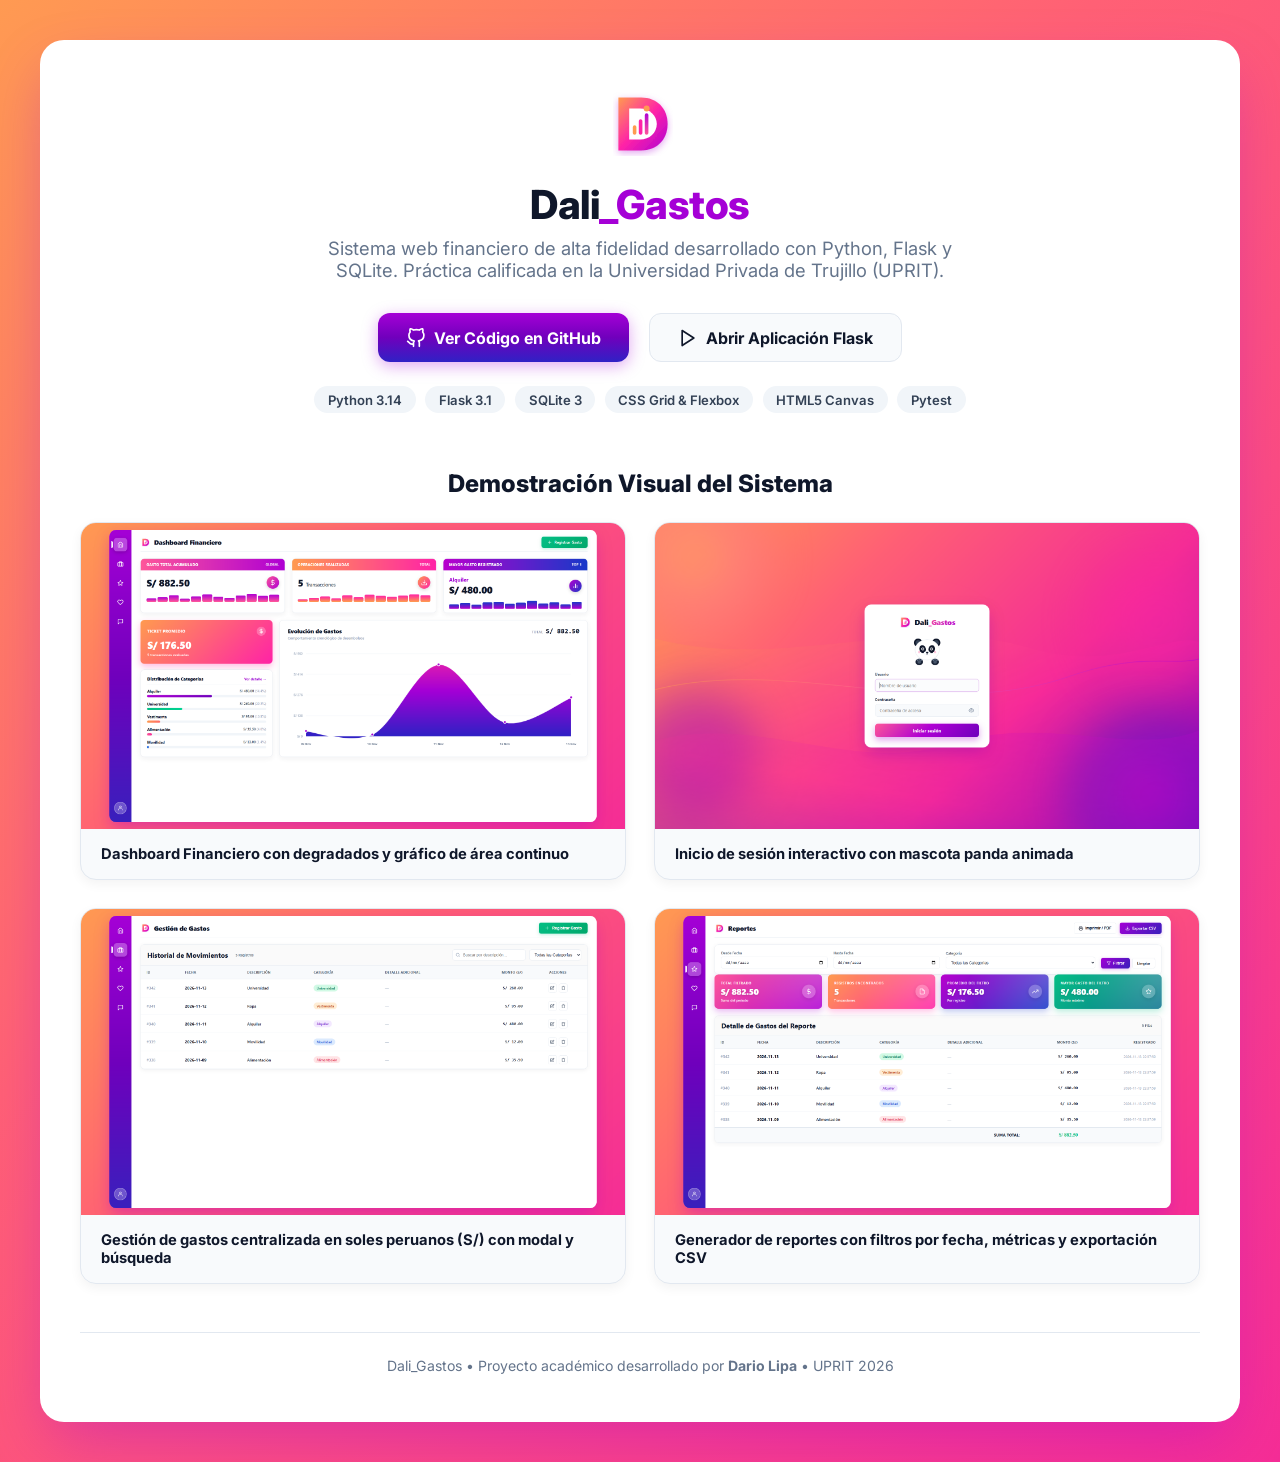
<file: docs/index.html>
<!DOCTYPE html>
<html lang="es">
<head>
  <meta charset="UTF-8">
  <meta name="viewport" content="width=device-width, initial-scale=1.0">
  <title>Dali_Gastos - Sistema Web Financiero</title>
  <link rel="icon" type="image/svg+xml" href="../static/img/favicon.svg">
  <link rel="preconnect" href="https://fonts.googleapis.com">
  <link rel="preconnect" href="https://fonts.gstatic.com" crossorigin>
  <link href="https://fonts.googleapis.com/css2?family=Inter:wght@400;500;600;700;800&family=JetBrains+Mono:wght@700&display=swap" rel="stylesheet">
  <style>
    :root {
      --bg-gradient: linear-gradient(135deg, #FF9A52 0%, #FF6075 40%, #F52D96 100%);
      --sidebar-gradient: linear-gradient(180deg, #A500D6 0%, #7000BC 50%, #3021C5 100%);
      --text-main: #0F172A;
      --text-muted: #64748B;
    }
    * { margin: 0; padding: 0; box-sizing: border-box; }
    body {
      font-family: 'Inter', sans-serif;
      background: var(--bg-gradient);
      min-height: 100vh;
      color: var(--text-main);
      padding: 2.5rem 1rem;
      display: flex;
      flex-direction: column;
      align-items: center;
    }
    .landing-card {
      width: 100%;
      max-width: 1200px;
      background: #FFFFFF;
      border-radius: 24px;
      box-shadow: 0 25px 60px -10px rgba(165, 0, 214, 0.35);
      padding: 3rem 2.5rem;
      overflow: hidden;
    }
    .header-center {
      text-align: center;
      margin-bottom: 2.5rem;
    }
    .logo-img {
      width: 72px;
      height: 72px;
      margin-bottom: 1rem;
    }
    .app-title {
      font-size: 2.5rem;
      font-weight: 800;
      color: #0F172A;
      letter-spacing: -0.5px;
    }
    .app-title span { color: #A500D6; }
    .app-subtitle {
      font-size: 1.15rem;
      color: var(--text-muted);
      margin-top: 0.5rem;
      max-width: 650px;
      margin-left: auto;
      margin-right: auto;
    }
    .actions-row {
      display: flex;
      justify-content: center;
      gap: 1.25rem;
      margin-top: 2rem;
      flex-wrap: wrap;
    }
    .btn {
      padding: 0.85rem 1.75rem;
      border-radius: 12px;
      font-weight: 700;
      font-size: 1rem;
      text-decoration: none;
      transition: all 0.2s ease;
      display: inline-flex;
      align-items: center;
      gap: 0.5rem;
    }
    .btn-main {
      background: var(--sidebar-gradient);
      color: #FFFFFF;
      box-shadow: 0 4px 16px rgba(165, 0, 214, 0.35);
    }
    .btn-main:hover {
      transform: translateY(-2px);
      box-shadow: 0 8px 24px rgba(165, 0, 214, 0.45);
    }
    .btn-secondary {
      background: #F8FAFC;
      color: #0F172A;
      border: 1px solid #E2E8F0;
    }
    .btn-secondary:hover {
      background: #F1F5F9;
    }
    .badges-row {
      display: flex;
      justify-content: center;
      gap: 0.6rem;
      margin-top: 1.5rem;
      flex-wrap: wrap;
    }
    .badge-pill {
      background: #F1F5F9;
      color: #334155;
      padding: 0.35rem 0.85rem;
      border-radius: 9999px;
      font-size: 0.82rem;
      font-weight: 600;
    }
    .gallery-section {
      margin-top: 3.5rem;
    }
    .section-title {
      font-size: 1.5rem;
      font-weight: 800;
      margin-bottom: 1.5rem;
      text-align: center;
    }
    .gallery-grid {
      display: grid;
      grid-template-columns: repeat(auto-fit, minmax(480px, 1fr));
      gap: 1.75rem;
    }
    @media (max-width: 600px) {
      .gallery-grid { grid-template-columns: 1fr; }
    }
    .preview-card {
      background: #F8FAFC;
      border-radius: 16px;
      border: 1px solid #E2E8F0;
      overflow: hidden;
      box-shadow: 0 4px 12px rgba(0,0,0,0.05);
      transition: transform 0.2s ease;
    }
    .preview-card:hover { transform: translateY(-4px); }
    .preview-card img {
      width: 100%;
      height: auto;
      display: block;
    }
    .preview-caption {
      padding: 1rem 1.25rem;
      font-weight: 700;
      font-size: 0.92rem;
      color: #0F172A;
    }
    .footer-note {
      text-align: center;
      margin-top: 3rem;
      font-size: 0.88rem;
      color: var(--text-muted);
      border-top: 1px solid #E2E8F0;
      padding-top: 1.5rem;
    }
  </style>
</head>
<body>
  <div class="landing-card">
    <header class="header-center">
      <img src="../static/img/logo.svg" alt="Logo Dali_Gastos" class="logo-img">
      <h1 class="app-title">Dali<span>_Gastos</span></h1>
      <p class="app-subtitle">
        Sistema web financiero de alta fidelidad desarrollado con Python, Flask y SQLite.
        Práctica calificada en la Universidad Privada de Trujillo (UPRIT).
      </p>

      <div class="actions-row">
        <a href="https://github.com/DarioLipa/control-gastos-flask" class="btn btn-main" target="_blank" rel="noopener">
          <svg width="20" height="20" viewBox="0 0 24 24" fill="none" stroke="currentColor" stroke-width="2" stroke-linecap="round" stroke-linejoin="round">
            <path d="M9 19c-5 1.5-5-2.5-7-3m14 6v-3.87a3.37 3.37 0 0 0-.94-2.61c3.14-.35 6.44-1.54 6.44-7A5.44 5.44 0 0 0 20 4.77 5.07 5.07 0 0 0 19.91 1S18.73.65 16 2.48a13.38 13.38 0 0 0-7 0C6.27.65 5.09 1 5.09 1A5.07 5.07 0 0 0 5 4.77a5.44 5.44 0 0 0-1.5 3.78c0 5.42 3.3 6.61 6.44 7A3.37 3.37 0 0 0 9 18.13V22"></path>
          </svg>
          Ver Código en GitHub
        </a>
        <a href="https://control-gastos-flask.onrender.com" class="btn btn-secondary" target="_blank" rel="noopener">
          <svg width="20" height="20" viewBox="0 0 24 24" fill="none" stroke="currentColor" stroke-width="2" stroke-linecap="round" stroke-linejoin="round">
            <polygon points="5 3 19 12 5 21 5 3"></polygon>
          </svg>
          Abrir Aplicación Flask
        </a>
      </div>

      <div class="badges-row">
        <span class="badge-pill">Python 3.14</span>
        <span class="badge-pill">Flask 3.1</span>
        <span class="badge-pill">SQLite 3</span>
        <span class="badge-pill">CSS Grid & Flexbox</span>
        <span class="badge-pill">HTML5 Canvas</span>
        <span class="badge-pill">Pytest</span>
      </div>
    </header>

    <main class="gallery-section">
      <h2 class="section-title">Demostración Visual del Sistema</h2>
      <div class="gallery-grid">
        <div class="preview-card">
          <img src="capturas/02_dashboard.png" alt="Dashboard Principal">
          <div class="preview-caption">Dashboard Financiero con degradados y gráfico de área continuo</div>
        </div>

        <div class="preview-card">
          <img src="capturas/01_login.png" alt="Login Interactivo">
          <div class="preview-caption">Inicio de sesión interactivo con mascota panda animada</div>
        </div>

        <div class="preview-card">
          <img src="capturas/03_gastos.png" alt="Gestión de Gastos">
          <div class="preview-caption">Gestión de gastos centralizada en soles peruanos (S/) con modal y búsqueda</div>
        </div>

        <div class="preview-card">
          <img src="capturas/04_reportes.png" alt="Módulo de Reportes">
          <div class="preview-caption">Generador de reportes con filtros por fecha, métricas y exportación CSV</div>
        </div>
      </div>
    </main>

    <footer class="footer-note">
      <p>Dali_Gastos &bull; Proyecto académico desarrollado por <strong>Dario Lipa</strong> &bull; UPRIT 2026</p>
    </footer>
  </div>
</body>
</html>
</file>
